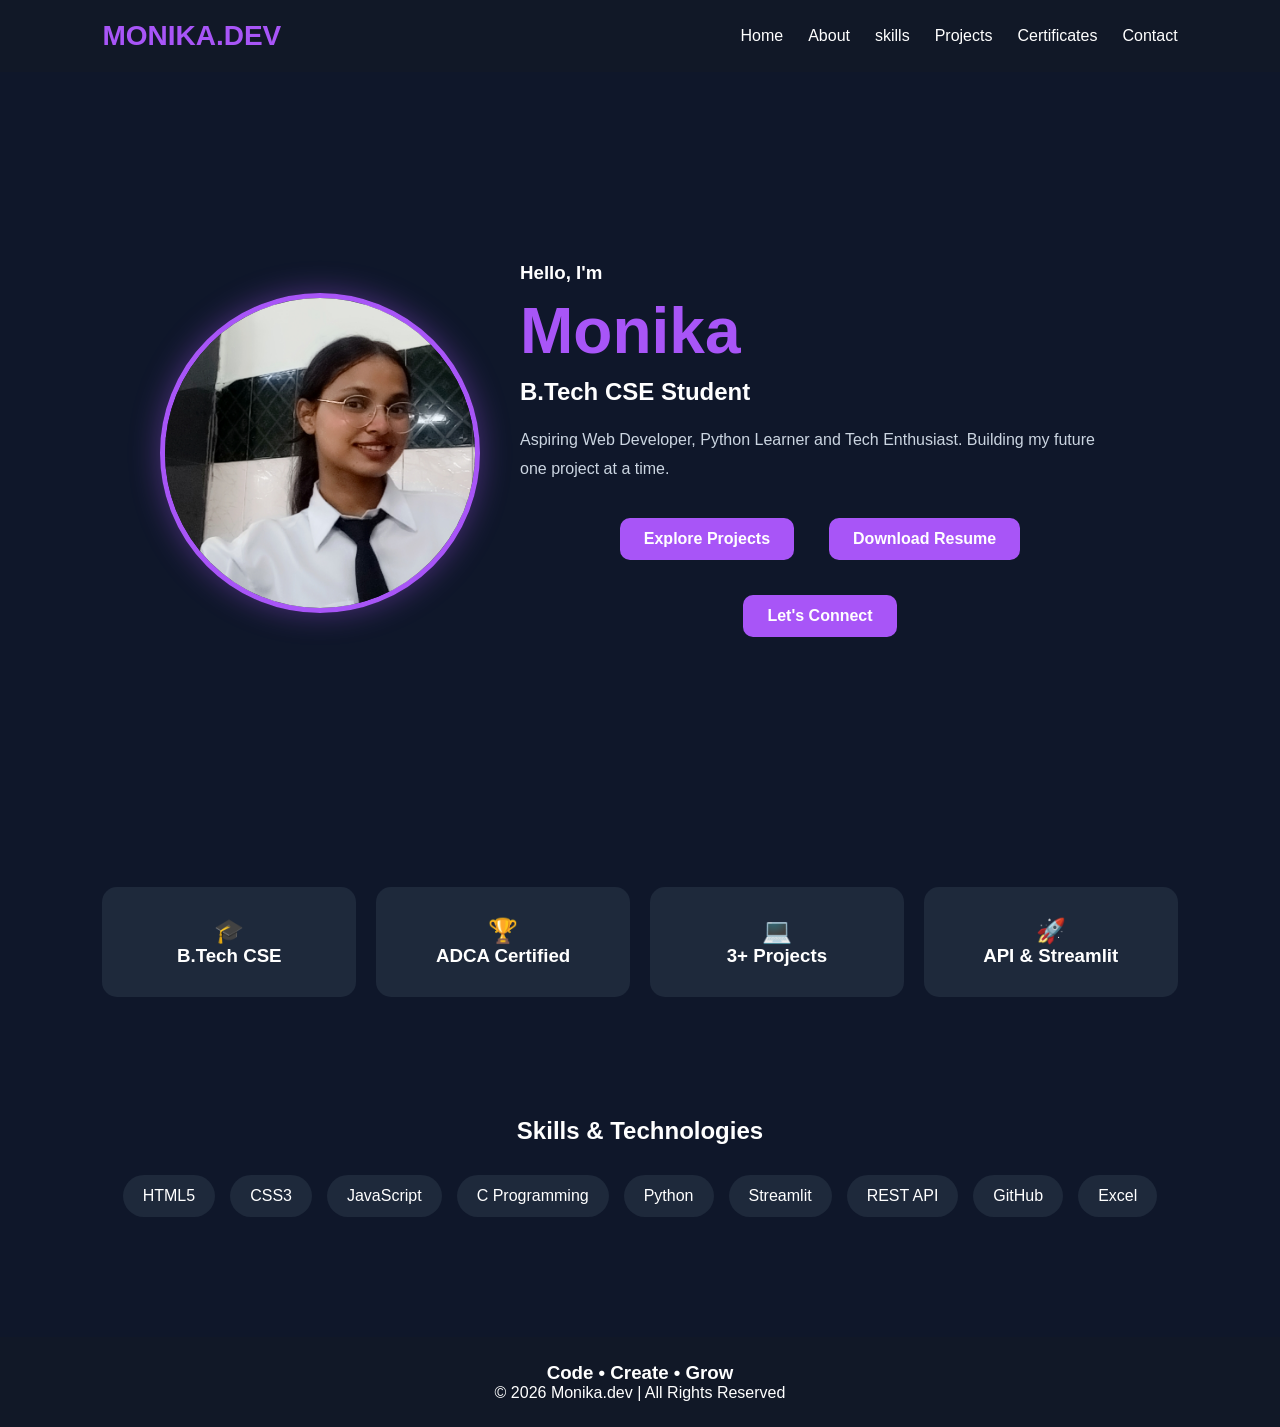
<file: index.html>
<!DOCTYPE html>
<html lang="en">
<head>
<meta charset="UTF-8">
<meta name="viewport" content="width=device-width, initial-scale=1.0">
<title>Monika.dev</title>
<link rel="stylesheet" href="style.css">
</head>

<body>

<header>
    <nav>
        <div class="logo">MONIKA.DEV</div>

        <ul>
            <li><a href="index.html">Home</a></li>
            <li><a href="about.html">About</a></li>
            <li><a href="skills.html">skills</a></li>
            <li><a href="projects.html">Projects</a></li>
             <li><a href="certificates.html">Certificates</a></li>
            <li><a href="contact.html">Contact</a></li>
        </ul>
    </nav>
</header>

<section class="hero">

    <div class="hero-image">
        <img src="profile.jpeg" alt="Monika">
    </div>

    <div class="hero-content">

        <h3>Hello, I'm</h3>

        <h1>Monika</h1>

        <h2>B.Tech CSE Student</h2>

        <p>
            Aspiring Web Developer, Python Learner and
            Tech Enthusiast. Building my future one
            project at a time.
        </p>

        <div class="buttons">

    <a href="projects.html" class="btn">
        Explore Projects
    </a>

    <a href="resume.pdf"
       download
       class="btn">
       Download Resume
    </a>

    
<a href="contact.html" class="btn">
    Let's Connect
</a>
</div>
    </div>

</section>
<section class="stats">

    <div class="card">
        <h2>🎓</h2>
        <h3>B.Tech CSE</h3>
    </div>

    <div class="card">
        <h2>🏆</h2>
        <h3>ADCA Certified</h3>
    </div>

    <div class="card">
        <h2>💻</h2>
        <h3>3+ Projects</h3>
    </div>

    <div class="card">
        <h2>🚀</h2>
        <h3>API & Streamlit</h3>
    </div>

</section>

<section class="skills">

    <h2>Skills & Technologies</h2>

    <div class="skill-container">

        <span>HTML5</span>
        <span>CSS3</span>
        <span>JavaScript</span>
        <span>C Programming</span>
        <span>Python</span>
        <span>Streamlit</span>
        <span>REST API</span>
        <span>GitHub</span>
        <span>Excel</span>

    </div>

</section>

<footer>

    <h3>Code • Create • Grow</h3>

    <p>© 2026 Monika.dev | All Rights Reserved</p>

</footer>

</body>
</html>
</file>
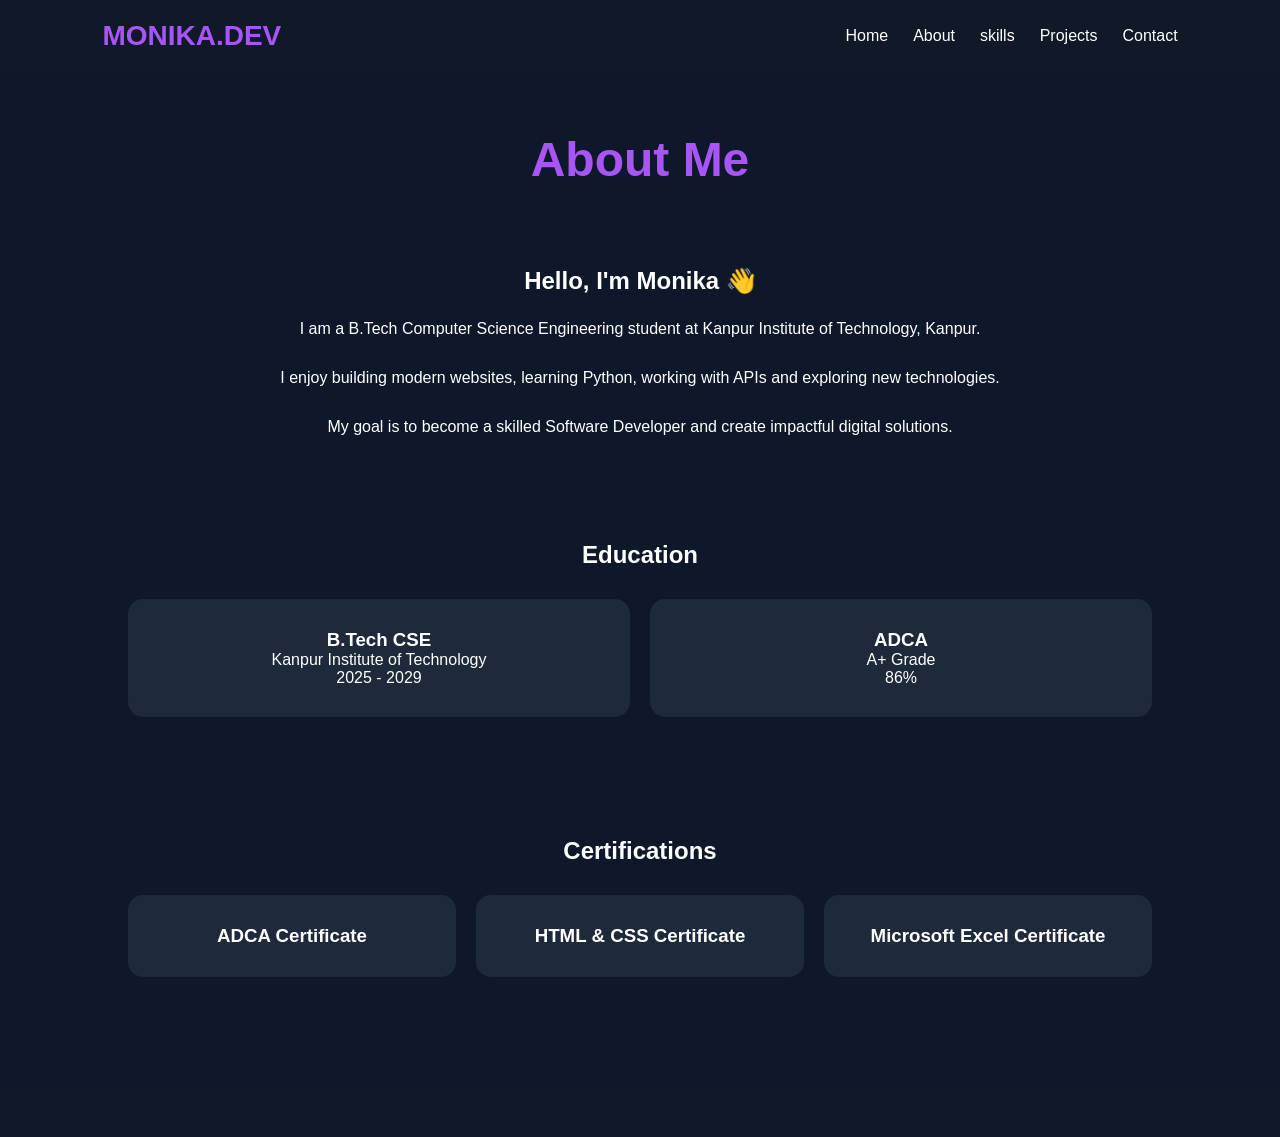
<file: about.html>
<!DOCTYPE html>
<html lang="en">
<head>
<meta charset="UTF-8">
<meta name="viewport" content="width=device-width, initial-scale=1.0">
<title>About | Monika.dev</title>
<link rel="stylesheet" href="style.css">
</head>

<body>

<header>
    <nav>
        <div class="logo">MONIKA.DEV</div>

        <ul>
            <li><a href="index.html">Home</a></li>
            <li><a href="about.html">About</a></li>
            <li><a href="skills.html">skills</a></li>
            <li><a href="projects.html">Projects</a></li>
            <li><a href="contact.html">Contact</a></li>
        </ul>
    </nav>
</header>

<section class="page-title">
    <h1>About Me</h1>
</section>

<section class="about-container">

    <div class="about-text">

        <h2>Hello, I'm Monika 👋</h2>

        <p>
            I am a B.Tech Computer Science Engineering student at
            Kanpur Institute of Technology, Kanpur.
        </p>

        <p>
            I enjoy building modern websites, learning Python,
            working with APIs and exploring new technologies.
        </p>

        <p>
            My goal is to become a skilled Software Developer
            and create impactful digital solutions.
        </p>

    </div>

</section>

<section class="education">

    <h2>Education</h2>

    <div class="cards">

        <div class="card">
            <h3>B.Tech CSE</h3>
            <p>Kanpur Institute of Technology</p>
            <p>2025 - 2029</p>
        </div>

        <div class="card">
            <h3>ADCA</h3>
            <p>A+ Grade</p>
            <p>86%</p>
        </div>

    </div>

</section>

<section class="certifications">

    <h2>Certifications</h2>

    <div class="cards">

        <div class="card">
            <h3>ADCA Certificate</h3>
        </div>

        <div class="card">
            <h3>HTML & CSS Certificate</h3>
        </div>

        <div class="card">
            <h3>Microsoft Excel Certificate</h3>
        </div>

    </div>

</section>

<footer>
    <h3
</file>
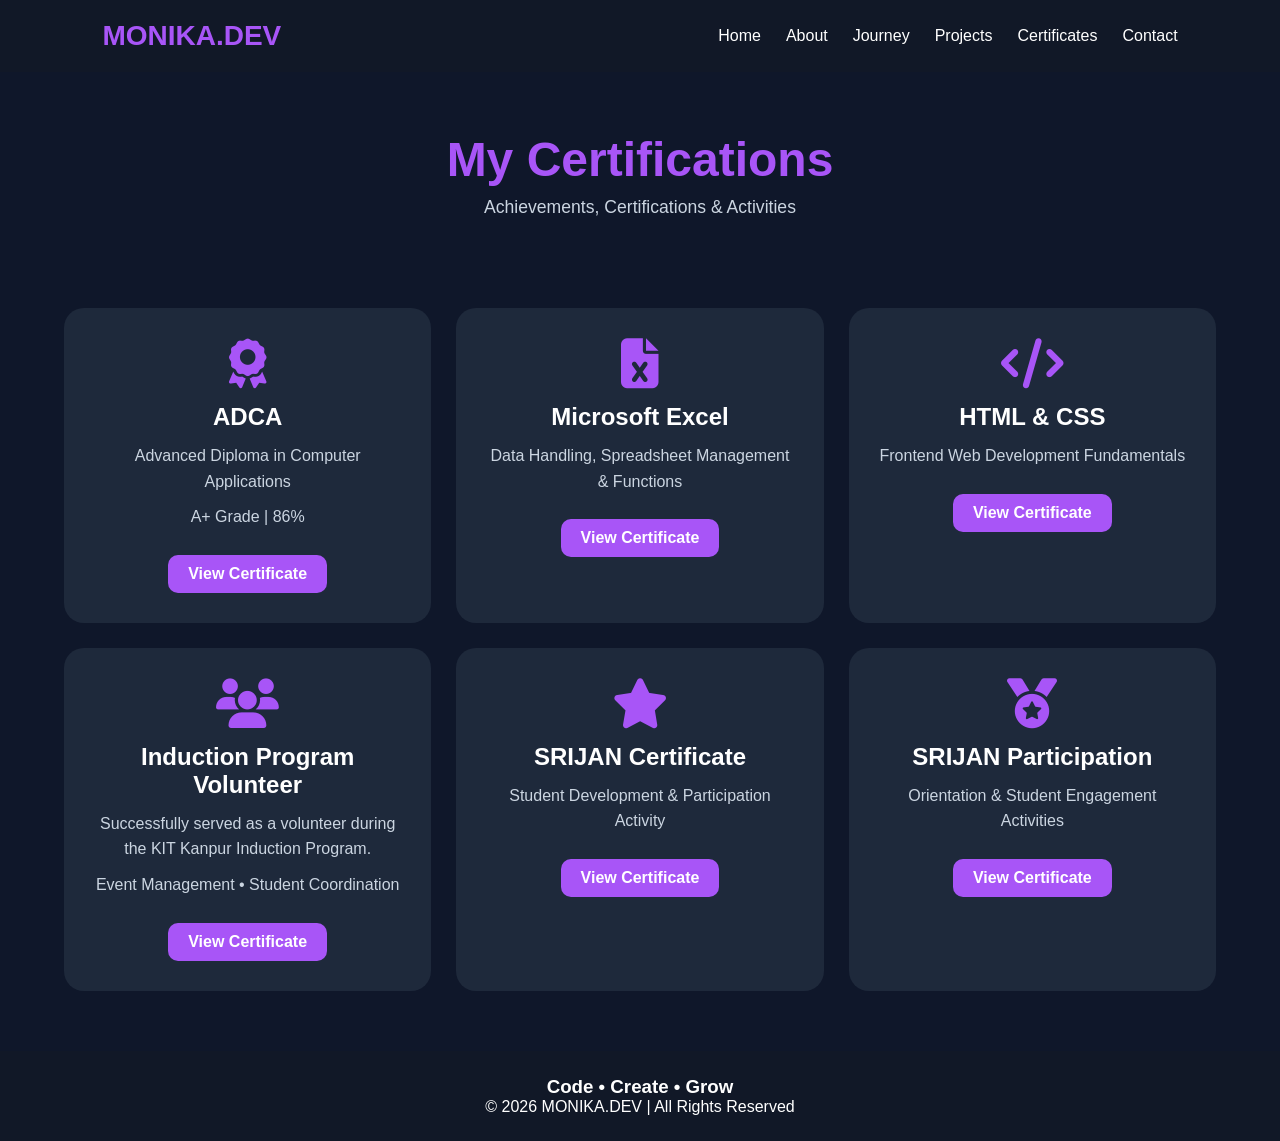
<file: certificates.html>
<!DOCTYPE html>
<html lang="en">

<head>
    <meta charset="UTF-8">
    <meta name="viewport" content="width=device-width, initial-scale=1.0">

    <title>Certificates | MONIKA.DEV</title>

    <link rel="stylesheet" href="style.css">

    <link rel="stylesheet"
    href="https://cdnjs.cloudflare.com/ajax/libs/font-awesome/6.5.1/css/all.min.css">
</head>

<body>

<header>
    <nav>
        <div class="logo">MONIKA.DEV</div>

        <ul>
            <li><a href="index.html">Home</a></li>
            <li><a href="about.html">About</a></li>
            <li><a href="journey.html">Journey</a></li>
            <li><a href="projects.html">Projects</a></li>
            <li><a href="certificates.html">Certificates</a></li>
            <li><a href="contact.html">Contact</a></li>
        </ul>
    </nav>
</header>

<section class="page-title">
    <h1>My Certifications</h1>
    <p>Achievements, Certifications & Activities</p>
</section>

<section class="certificate-container">

    <!-- ADCA -->

    <div class="certificate-card">
        <i class="fas fa-award certificate-icon"></i>

        <h2>ADCA</h2>

        <p>Advanced Diploma in Computer Applications</p>

        <p>A+ Grade | 86%</p>

        <a href="adca.jpeg"
           target="_blank"
           class="certificate-btn">
           View Certificate
        </a>
    </div>

    <!-- Excel -->

    <div class="certificate-card">
        <i class="fas fa-file-excel certificate-icon"></i>

        <h2>Microsoft Excel</h2>

        <p>
            Data Handling, Spreadsheet Management &
            Functions
        </p>

        <a href="excel.jpg"
           target="_blank"
           class="certificate-btn">
           View Certificate
        </a>
    </div>

    <!-- HTML CSS -->

    <div class="certificate-card">
        <i class="fas fa-code certificate-icon"></i>

        <h2>HTML & CSS</h2>

        <p>
            Frontend Web Development Fundamentals
        </p>

        <a href="images/html-css.jpg"
           target="_blank"
           class="certificate-btn">
           View Certificate
        </a>
    </div>

   <!-- Volunteer -->

<div class="certificate-card">

    <i class="fas fa-users certificate-icon"></i>

    <h2>Induction Program Volunteer</h2>

    <p>
        Successfully served as a volunteer during
        the KIT Kanpur Induction Program.
    </p>

    <p>
        Event Management • Student Coordination
    </p>

    <a href="volunteer.jpeg"
       target="_blank"
       class="certificate-btn">
       View Certificate
    </a>

</div>

    <!-- SRIJAN -->

    <div class="certificate-card">
        <i class="fas fa-star certificate-icon"></i>

        <h2>SRIJAN Certificate</h2>

        <p>
            Student Development &
            Participation Activity
        </p>

        <a href="srijan.jpeg"
           target="_blank"
           class="certificate-btn">
           View Certificate
        </a>
    </div>

    <!-- SRIJAN Participation -->

    <div class="certificate-card">
        <i class="fas fa-medal certificate-icon"></i>

        <h2>SRIJAN Participation</h2>

        <p>
            Orientation & Student
            Engagement Activities
        </p>

        <a href="srijan2.jpg"
           target="_blank"
           class="certificate-btn">
           View Certificate
        </a>

    </div>

  
</section>

<footer>
    <h3>Code • Create • Grow</h3>
    <p>© 2026 MONIKA.DEV | All Rights Reserved</p>
</footer>

</body>
</html>
</file>
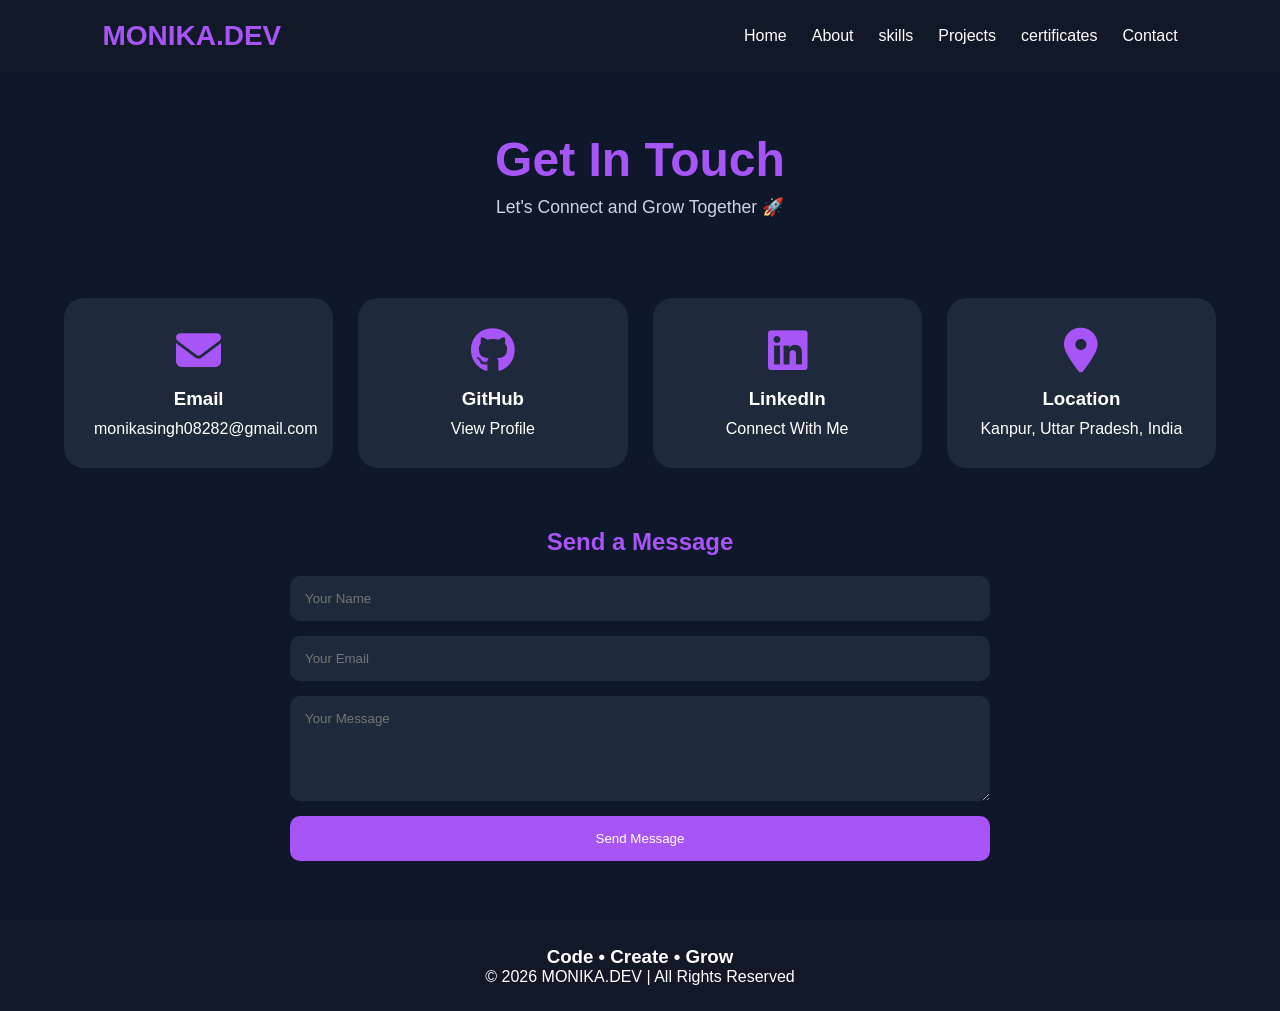
<file: contact.html>
<!DOCTYPE html>
<html lang="en">

<head>
    <meta charset="UTF-8">
    <meta name="viewport" content="width=device-width, initial-scale=1.0">

    <title>Contact | MONIKA.DEV</title>

    <link rel="stylesheet" href="style.css">

    <link rel="stylesheet"
    href="https://cdnjs.cloudflare.com/ajax/libs/font-awesome/6.5.1/css/all.min.css">
</head>

<body>

<header>
    <nav>
        <div class="logo">MONIKA.DEV</div>

        <ul>
            <li><a href="index.html">Home</a></li>
            <li><a href="about.html">About</a></li>
            <li><a href="skills.html">skills</a></li>
            <li><a href="projects.html">Projects</a></li>
             <li><a href="certificates.html">certificates</a></li>
            <li><a href="contact.html">Contact</a></li>
        </ul>
    </nav>
</header>

<section class="page-title">
    <h1>Get In Touch</h1>
    <p>Let's Connect and Grow Together 🚀</p>
</section>

<section class="contact-container">

    <div class="contact-card">

        <i class="fas fa-envelope contact-icon"></i>
        <h3>Email</h3>
        <a href="mailto:monikasingh08282@gmail.com">
            monikasingh08282@gmail.com
        </a>

    </div>

    <div class="contact-card">

        <i class="fab fa-github contact-icon"></i>
        <h3>GitHub</h3>

        <a href="https://github.com/monika-tech01"
        target="_blank">
            View Profile
        </a>

    </div>

    <div class="contact-card">

        <i class="fab fa-linkedin contact-icon"></i>
        <h3>LinkedIn</h3>

        <a href="https://www.linkedin.com/in/monika-singh-95a63b383"
         target="_blank">
            Connect With Me
        </a>

    </div>

    <div class="contact-card">

        <i class="fas fa-location-dot contact-icon"></i>
        <h3>Location</h3>

        <p>Kanpur, Uttar Pradesh, India</p>

    </div>

</section>

<section class="message-form">

    <h2>Send a Message</h2>

    <form>

        <input type="text"
        placeholder="Your Name">

        <input type="email"
        placeholder="Your Email">

        <textarea
        rows="5"
        placeholder="Your Message"></textarea>

        <button type="submit">
            Send Message
        </button>

    </form>

</section>

<footer>
    <h3>Code • Create • Grow</h3>
    <p>© 2026 MONIKA.DEV | All Rights Reserved</p>
</footer>

</body>
</html>
</file>
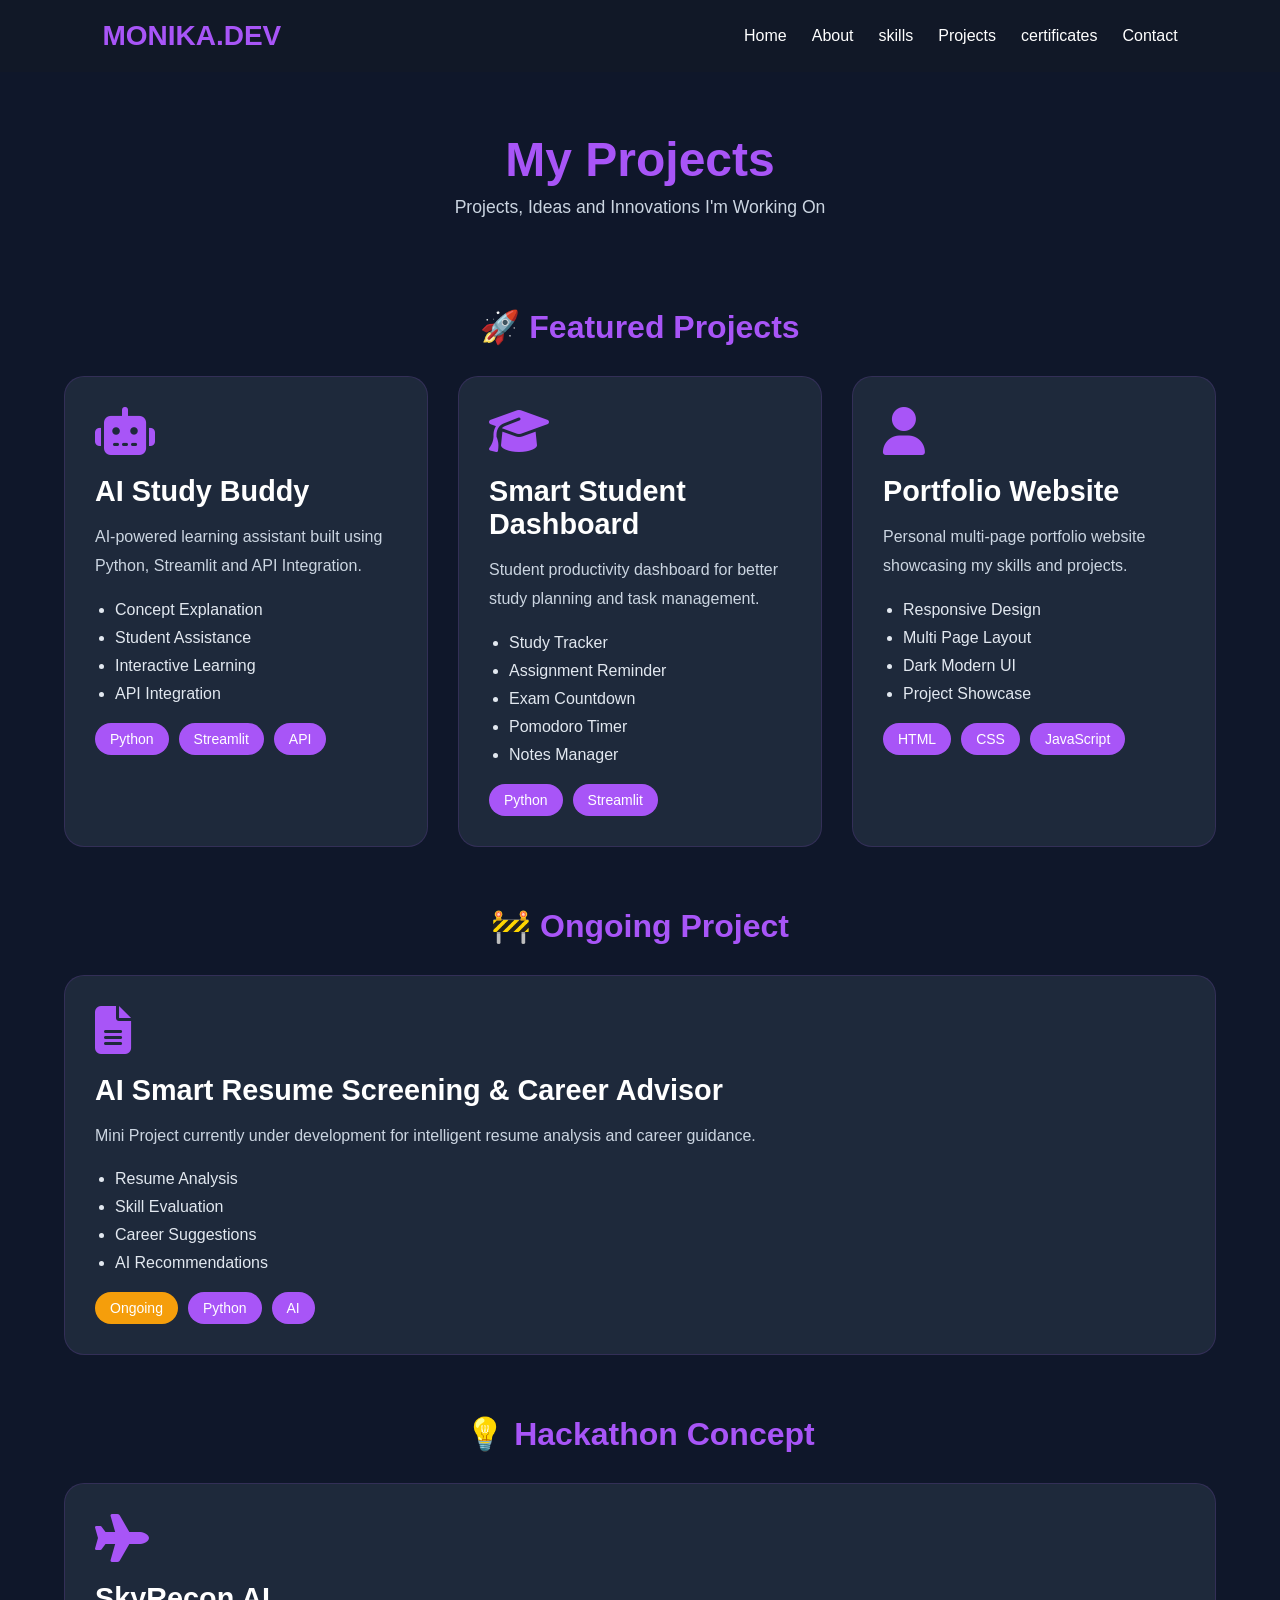
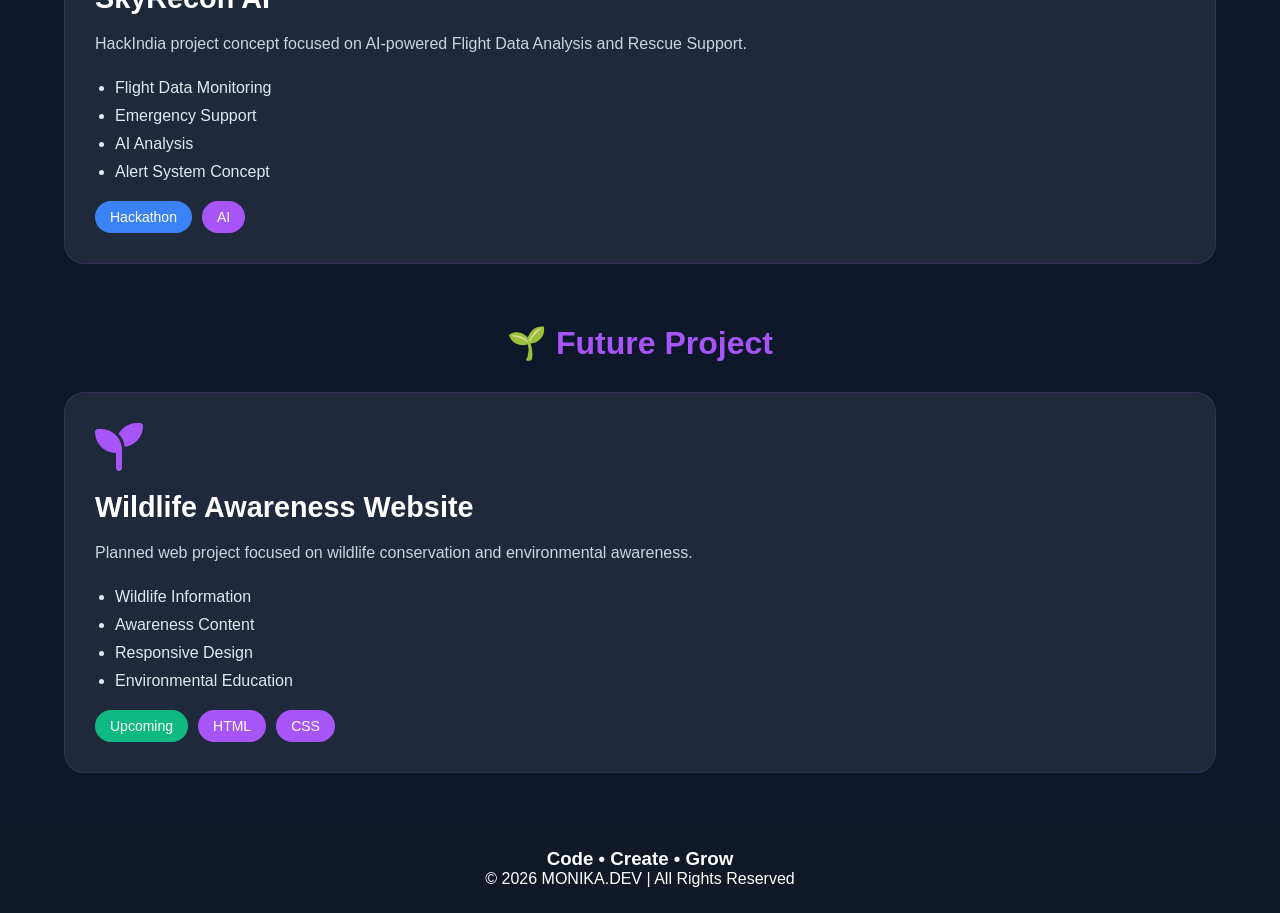
<file: projects.html>
<!DOCTYPE html>
<html lang="en">

<head>
    <meta charset="UTF-8">
    <meta name="viewport" content="width=device-width, initial-scale=1.0">

    <title>Projects | MONIKA.DEV</title>

    <link rel="stylesheet" href="style.css">

    <link rel="stylesheet"
        href="https://cdnjs.cloudflare.com/ajax/libs/font-awesome/6.5.1/css/all.min.css">
</head>

<body>

<header>
    <nav>
        <div class="logo">MONIKA.DEV</div>

        <ul>
            <li><a href="index.html">Home</a></li>
            <li><a href="about.html">About</a></li>
            <li><a href="skills.html">skills</a></li>
            <li><a href="projects.html">Projects</a></li>
            <li><a href="certificates.html">certificates</a></li>
            <li><a href="contact.html">Contact</a></li>
        </ul>
    </nav>
</header>

<section class="page-title">
    <h1>My Projects</h1>
    <p>Projects, Ideas and Innovations I'm Working On</p>
</section>

<!-- Featured Projects -->

<h2 class="section-heading">🚀 Featured Projects</h2>

<section class="project-container">

    <div class="project-card featured-project">

        <i class="fas fa-robot project-icon"></i>

        <h2>AI Study Buddy</h2>

        <p>
            AI-powered learning assistant built using Python,
            Streamlit and API Integration.
        </p>

        <ul class="feature-list">
            <li>Concept Explanation</li>
            <li>Student Assistance</li>
            <li>Interactive Learning</li>
            <li>API Integration</li>
        </ul>

        <div class="tech-stack">
            <span>Python</span>
            <span>Streamlit</span>
            <span>API</span>
        </div>

    </div>

    <div class="project-card">

        <i class="fas fa-graduation-cap project-icon"></i>

        <h2>Smart Student Dashboard</h2>

        <p>
            Student productivity dashboard for better
            study planning and task management.
        </p>

        <ul class="feature-list">
            <li>Study Tracker</li>
            <li>Assignment Reminder</li>
            <li>Exam Countdown</li>
            <li>Pomodoro Timer</li>
            <li>Notes Manager</li>
        </ul>

        <div class="tech-stack">
            <span>Python</span>
            <span>Streamlit</span>
        </div>

    </div>

    <div class="project-card">

        <i class="fas fa-user project-icon"></i>

        <h2>Portfolio Website</h2>

        <p>
            Personal multi-page portfolio website
            showcasing my skills and projects.
        </p>

        <ul class="feature-list">
            <li>Responsive Design</li>
            <li>Multi Page Layout</li>
            <li>Dark Modern UI</li>
            <li>Project Showcase</li>
        </ul>

        <div class="tech-stack">
            <span>HTML</span>
            <span>CSS</span>
            <span>JavaScript</span>
        </div>

    </div>

</section>

<!-- Ongoing Project -->

<h2 class="section-heading">🚧 Ongoing Project</h2>

<section class="project-container">

    <div class="project-card">

        <i class="fas fa-file-alt project-icon"></i>

        <h2>AI Smart Resume Screening & Career Advisor</h2>

        <p>
            Mini Project currently under development for
            intelligent resume analysis and career guidance.
        </p>

        <ul class="feature-list">
            <li>Resume Analysis</li>
            <li>Skill Evaluation</li>
            <li>Career Suggestions</li>
            <li>AI Recommendations</li>
        </ul>

        <div class="tech-stack">
            <span class="ongoing">Ongoing</span>
            <span>Python</span>
            <span>AI</span>
        </div>

    </div>

</section>

<!-- Hackathon Concept -->

<h2 class="section-heading">💡 Hackathon Concept</h2>

<section class="project-container">

    <div class="project-card">

        <i class="fas fa-plane project-icon"></i>

        <h2>SkyRecon AI</h2>

        <p>
            HackIndia project concept focused on
            AI-powered Flight Data Analysis and Rescue Support.
        </p>

        <ul class="feature-list">
            <li>Flight Data Monitoring</li>
            <li>Emergency Support</li>
            <li>AI Analysis</li>
            <li>Alert System Concept</li>
        </ul>

        <div class="tech-stack">
            <span class="hackathon">Hackathon</span>
            <span>AI</span>
        </div>

    </div>

</section>

<!-- Future Project -->

<h2 class="section-heading">🌱 Future Project</h2>

<section class="project-container">

    <div class="project-card">

        <i class="fas fa-seedling project-icon"></i>

        <h2>Wildlife Awareness Website</h2>

        <p>
            Planned web project focused on wildlife
            conservation and environmental awareness.
        </p>

        <ul class="feature-list">
            <li>Wildlife Information</li>
            <li>Awareness Content</li>
            <li>Responsive Design</li>
            <li>Environmental Education</li>
        </ul>

        <div class="tech-stack">
            <span class="upcoming">Upcoming</span>
            <span>HTML</span>
            <span>CSS</span>
        </div>

    </div>

</section>

<footer>
    <h3>Code • Create • Grow</h3>
    <p>© 2026 MONIKA.DEV | All Rights Reserved</p>
</footer>

</body>
</html>
</file>
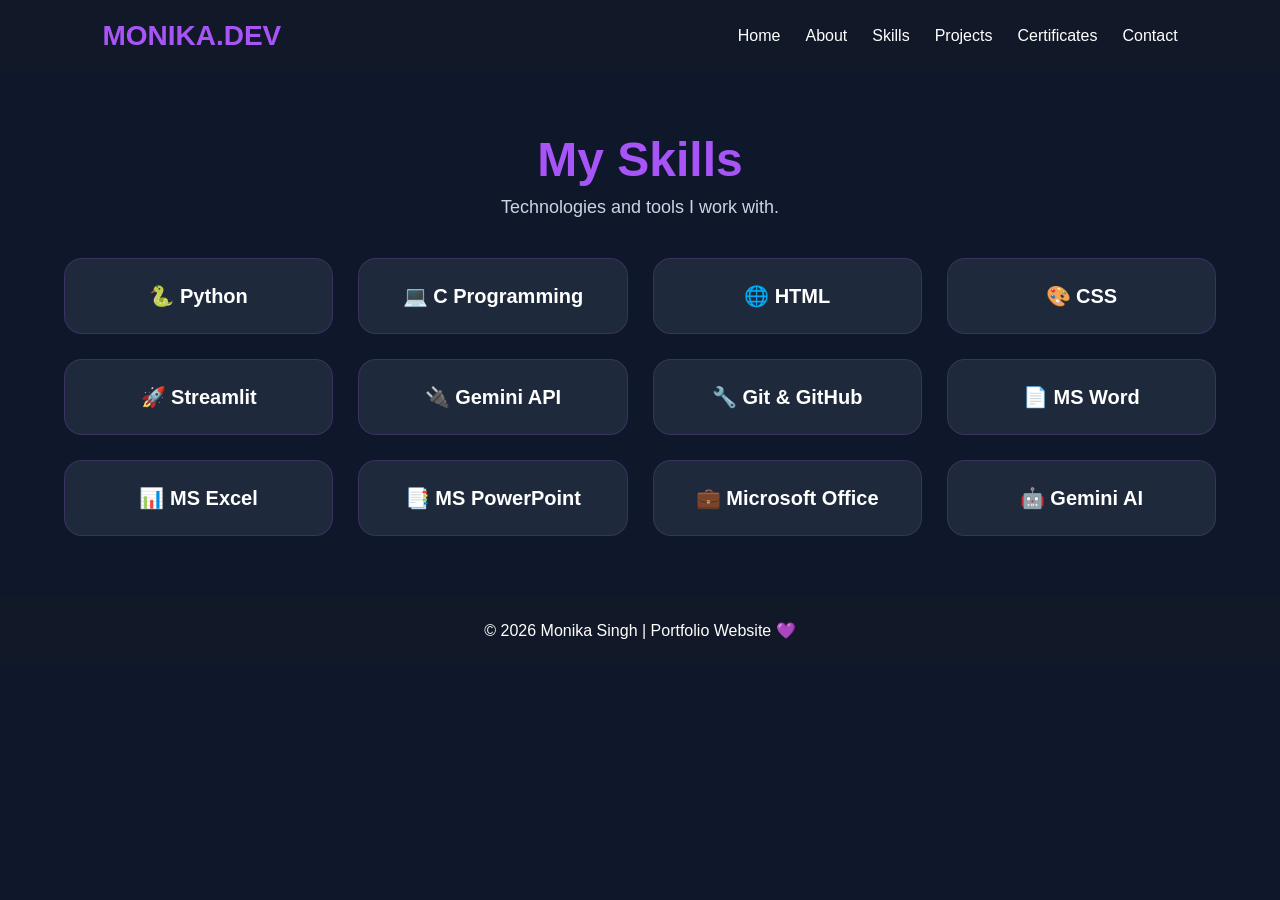
<file: skills.html>
<!DOCTYPE html>
<html lang="en">

<head>
    <meta charset="UTF-8">
    <meta name="viewport" content="width=device-width, initial-scale=1.0">
    <title>Skills | Monika Portfolio</title>

    <link rel="stylesheet" href="style.css">
</head>

<body>

    <nav>
        <div class="logo">MONIKA.DEV</div>

        <ul>
            <li><a href="index.html">Home</a></li>
            <li><a href="about.html">About</a></li>
            <li><a href="skills.html">Skills</a></li>
            <li><a href="projects.html">Projects</a></li>
            <li><a href="certificates.html">Certificates</a></li>
            <li><a href="contact.html">Contact</a></li>
        </ul>
    </nav>

    <section class="skills-page">

        <h1>My Skills</h1>

        <p class="skills-tagline">
            Technologies and tools I work with.
        </p>

        <div class="skills-grid">

            <div class="skill-box">🐍 Python</div>

            <div class="skill-box">💻 C Programming</div>

            <div class="skill-box">🌐 HTML</div>

            <div class="skill-box">🎨 CSS</div>

            <div class="skill-box">🚀 Streamlit</div>

            <div class="skill-box">🔌 Gemini API</div>

            <div class="skill-box">🔧 Git & GitHub</div>

            <div class="skill-box">📄 MS Word</div>

            <div class="skill-box">📊 MS Excel</div>

            <div class="skill-box">📑 MS PowerPoint</div>

            <div class="skill-box">💼 Microsoft Office</div>

            <div class="skill-box">🤖 Gemini AI</div>

        </div>

    </section>

    <footer>
        <p>© 2026 Monika Singh | Portfolio Website 💜</p>
    </footer>

</body>

</html>
</file>
<file: style.css>
*{
    margin:0;
    padding:0;
    box-sizing:border-box;
    font-family:'Poppins',sans-serif;
}

body{
    background:#0f172a;
    color:white;
}

nav{
    display:flex;
    justify-content:space-between;
    align-items:center;
    padding:20px 8%;
    background:#111827;
}

.logo{
    font-size:28px;
    font-weight:bold;
    color:#a855f7;
}

nav ul{
    display:flex;
    list-style:none;
}

nav ul li{
    margin-left:25px;
}

nav ul li a{
    color:white;
    text-decoration:none;
    transition:0.3s;
}

nav ul li a:hover{
    color:#a855f7;
}


.hero h1{
    font-size:70px;
    color:#a855f7;
}

.hero h2{
    margin-top:10px;
}

.hero p{
    margin:20px auto;
    max-width:600px;
    line-height:1.8;
}


.btn,
.btn2{
    padding:12px 25px;
    text-decoration:none;
    border-radius:8px;
    margin:10px;
    display:inline-block;
}

.btn{
    background:#a855f7;
    color:white;
}

.btn2{
    border:2px solid #a855f7;
    color:white;
}

.stats{
    display:grid;
    grid-template-columns:repeat(auto-fit,minmax(220px,1fr));
    gap:20px;
    padding:50px 8%;
}

.card{
    background:#1e293b;
    text-align:center;
    padding:30px;
    border-radius:15px;
    transition:0.4s;
}

.card:hover{
    transform:translateY(-10px);
}

.skills{
    padding:70px 8%;
    text-align:center;
}

.skills h2{
    margin-bottom:30px;
}

.skill-container{
    display:flex;
    flex-wrap:wrap;
    justify-content:center;
    gap:15px;
}

.skill-container span{
    background:#1e293b;
    padding:12px 20px;
    border-radius:25px;
    transition:0.3s;
}

.skill-container span:hover{
    background:#a855f7;
}

footer{
    margin-top:50px;
    text-align:center;
    background:#111827;
    padding:25px;
}






.about-container{
    padding:40px 10%;
    text-align:center;
}

.about-text{
    max-width:800px;
    margin:auto;
}

.about-text p{
    margin-top:20px;
    line-height:1.8;
}

.education,
.certifications{
    padding:60px 10%;
    text-align:center;
}

.cards{
    display:grid;
    grid-template-columns:repeat(auto-fit,minmax(250px,1fr));
    gap:20px;
    margin-top:30px;
}





@keyframes fadeUp{
    from{
        opacity:0;
        transform:translateY(30px);
    }

    to{
        opacity:1;
        transform:translateY(0);
    }
}






/* =========================
   PROJECTS PAGE
========================= */

.page-title{
    text-align:center;
    padding:60px 20px 30px;
}

.page-title h1{
    font-size:3rem;
    color:#a855f7;
    margin-bottom:10px;
}

.page-title p{
    color:#cbd5e1;
    font-size:1.1rem;
}

.section-heading{
    text-align:center;
    color:#a855f7;
    margin:60px 0 30px;
    font-size:2rem;
}

/* Project Grid */

.project-container{
    width:90%;
    max-width:1300px;
    margin:0 auto 50px;
    display:grid;
    grid-template-columns:repeat(auto-fit,minmax(350px,1fr));
    gap:30px;
}

/* Project Card */

.project-card{
    background:#1e293b;
    border-radius:20px;
    padding:30px;
    transition:0.4s ease;
    border:1px solid rgba(168,85,247,0.15);
}

.project-card:hover{
    transform:translateY(-10px);
    border-color:#a855f7;
    box-shadow:0 12px 30px rgba(168,85,247,0.25);
}

.project-icon{
    font-size:3rem;
    color:#a855f7;
    margin-bottom:20px;
}

.project-card h2{
    color:#ffffff;
    margin-bottom:15px;
    font-size:1.8rem;
}

.project-card p{
    color:#cbd5e1;
    line-height:1.8;
    margin-bottom:20px;
}

/* Features */

.feature-list{
    margin:20px 0;
    padding-left:20px;
}

.feature-list li{
    color:#e2e8f0;
    margin-bottom:10px;
}

/* Tech Stack */

.tech-stack{
    display:flex;
    flex-wrap:wrap;
    gap:10px;
    margin-top:20px;
}

.tech-stack span{
    background:#a855f7;
    color:white;
    padding:8px 15px;
    border-radius:25px;
    font-size:14px;
    font-weight:500;
    transition:0.3s;
}

.tech-stack span:hover{
    transform:scale(1.05);
}

/* Status Badges */

.ongoing{
    background:#f59e0b !important;
}

.hackathon{
    background:#3b82f6 !important;
}

.upcoming{
    background:#10b981 !important;
}

/* Animation */

.project-card{
    animation:fadeUp 0.8s ease;
}

/* Responsive */

@media(max-width:768px){

    .page-title h1{
        font-size:2.2rem;
    }

    .section-heading{
        font-size:1.6rem;
    }

    .project-container{
        width:95%;
        grid-template-columns:1fr;
    }

    .project-card{
        padding:25px;
    }

    .project-card h2{
        font-size:1.5rem;
    }
}







/* CONTACT PAGE */

.contact-container{
    width:90%;
    max-width:1200px;
    margin:50px auto;
    display:grid;
    grid-template-columns:repeat(auto-fit,minmax(250px,1fr));
    gap:25px;
}

.contact-card{
    background:#1e293b;
    padding:30px;
    border-radius:20px;
    text-align:center;
    transition:.4s;
}

.contact-card:hover{
    transform:translateY(-8px);
    box-shadow:0 10px 25px rgba(168,85,247,.3);
}

.contact-icon{
    font-size:45px;
    color:#a855f7;
    margin-bottom:15px;
}

.contact-card h3{
    margin-bottom:10px;
}

.contact-card a{
    color:white;
    text-decoration:none;
}

.contact-card a:hover{
    color:#a855f7;
}

.message-form{
    width:90%;
    max-width:700px;
    margin:60px auto;
    text-align:center;
}

.message-form h2{
    margin-bottom:20px;
    color:#a855f7;
}

.message-form form{
    display:flex;
    flex-direction:column;
    gap:15px;
}

.message-form input,
.message-form textarea{
    padding:15px;
    border:none;
    border-radius:10px;
    background:#1e293b;
    color:white;
}

.message-form button{
    padding:15px;
    border:none;
    border-radius:10px;
    background:#a855f7;
    color:white;
    cursor:pointer;
    transition:.3s;
}

.message-form button:hover{
    background:#9333ea;
}







/* CERTIFICATES PAGE */

.certificate-container{
    width:90%;
    margin:60px auto;
    display:grid;
    grid-template-columns:repeat(auto-fit,minmax(300px,1fr));
    gap:25px;
}

.certificate-card{
    background:#1e293b;
    padding:30px;
    border-radius:20px;
    text-align:center;
    transition:0.4s;
}

.certificate-card:hover{
    transform:translateY(-10px);
    box-shadow:0 10px 25px rgba(168,85,247,0.3);
}

.certificate-icon{
    font-size:50px;
    color:#a855f7;
    margin-bottom:15px;
}

.certificate-card h2{
    color:white;
    margin-bottom:12px;
}

.certificate-card p{
    color:#cbd5e1;
    margin-bottom:10px;
    line-height:1.6;
}

.certificate-btn{
    display:inline-block;
    margin-top:15px;
    padding:10px 20px;
    background:#a855f7;
    color:white;
    text-decoration:none;
    border-radius:10px;
    font-weight:600;
    transition:0.3s;
}

.certificate-btn:hover{
    background:#9333ea;
    transform:translateY(-3px);
}








.hero{
    min-height:85vh;
    display:flex;
    justify-content:center;
    align-items:center;
    gap:40px;   /* pehle 60px tha */
    padding:40px 10%;
}

.hero-image img{
    width:320px;
    height:320px;
    object-fit:cover;
    border-radius:50%;
    border:5px solid #a855f7;
    box-shadow:0 0 30px rgba(168,85,247,.4);
}

.hero-content{
    max-width:600px;
}

.hero-content h1{
    font-size:4rem;
    color:#a855f7;
    margin:10px 0;
}

.hero-content h2{
    margin-bottom:20px;
}

.hero-content p{
    line-height:1.8;
    color:#cbd5e1;
    margin-bottom:25px;
}

.buttons{
    display:flex;
    gap:15px;
    flex-wrap:wrap;
}

.btn{
    display:inline-block;
    padding:12px 24px;
    background:#a855f7;
    color:white;
    text-decoration:none;
    border-radius:10px;
    font-weight:600;
    transition:.3s;
}

.btn:hover{
    background:#9333ea;
    transform:translateY(-3px);
}



/* LET'S CONNECT BUTTON */

.btn-outline{
    display:inline-block;
    padding:12px 24px;
    border:2px solid #a855f7;
    color:#a855f7;
    text-decoration:none;
    border-radius:10px;
    font-weight:600;
    transition:all 0.3s ease;
    background:transparent;
}

.btn-outline:hover{
    background:#a855f7;
    color:white;
    transform:translateY(-3px);
    box-shadow:0 8px 20px rgba(168,85,247,0.4);
}

/* BUTTONS CONTAINER */

.buttons{
    display:flex;
    gap:15px;
    flex-wrap:wrap;
    justify-content:center;
    margin-top:25px;
}




/* BUTTONS CONTAINER */

.buttons{
    display:flex;
    gap:15px;
    flex-wrap:wrap;
    justify-content:center;
    margin-top:25px;
}

/* =========================
   SKILLS PAGE
========================= */

.skills-page{
    width:90%;
    max-width:1200px;
    margin:60px auto;
    text-align:center;
}

.skills-page h1{
    font-size:3rem;
    color:#a855f7;
    margin-bottom:10px;
}

.skills-tagline{
    color:#cbd5e1;
    font-size:18px;
    margin-bottom:40px;
}

.skills-grid{
    display:grid;
    grid-template-columns:repeat(auto-fit,minmax(220px,1fr));
    gap:25px;
}

.skill-box{
    background:#1e293b;
    color:white;
    padding:25px;
    border-radius:18px;
    font-size:20px;
    font-weight:600;
    border:1px solid rgba(168,85,247,0.2);
    transition:0.4s ease;
    cursor:pointer;
}

.skill-box:hover{
    transform:translateY(-8px);
    border-color:#a855f7;
    box-shadow:0 10px 25px rgba(168,85,247,0.35);
    color:#a855f7;
}

/* Mobile Responsive */

@media(max-width:768px){

    .skills-page h1{
        font-size:2.3rem;
    }

    .skills-grid{
        grid-template-columns:1fr;
    }

    .skill-box{
        font-size:18px;
    }
}
</file>
